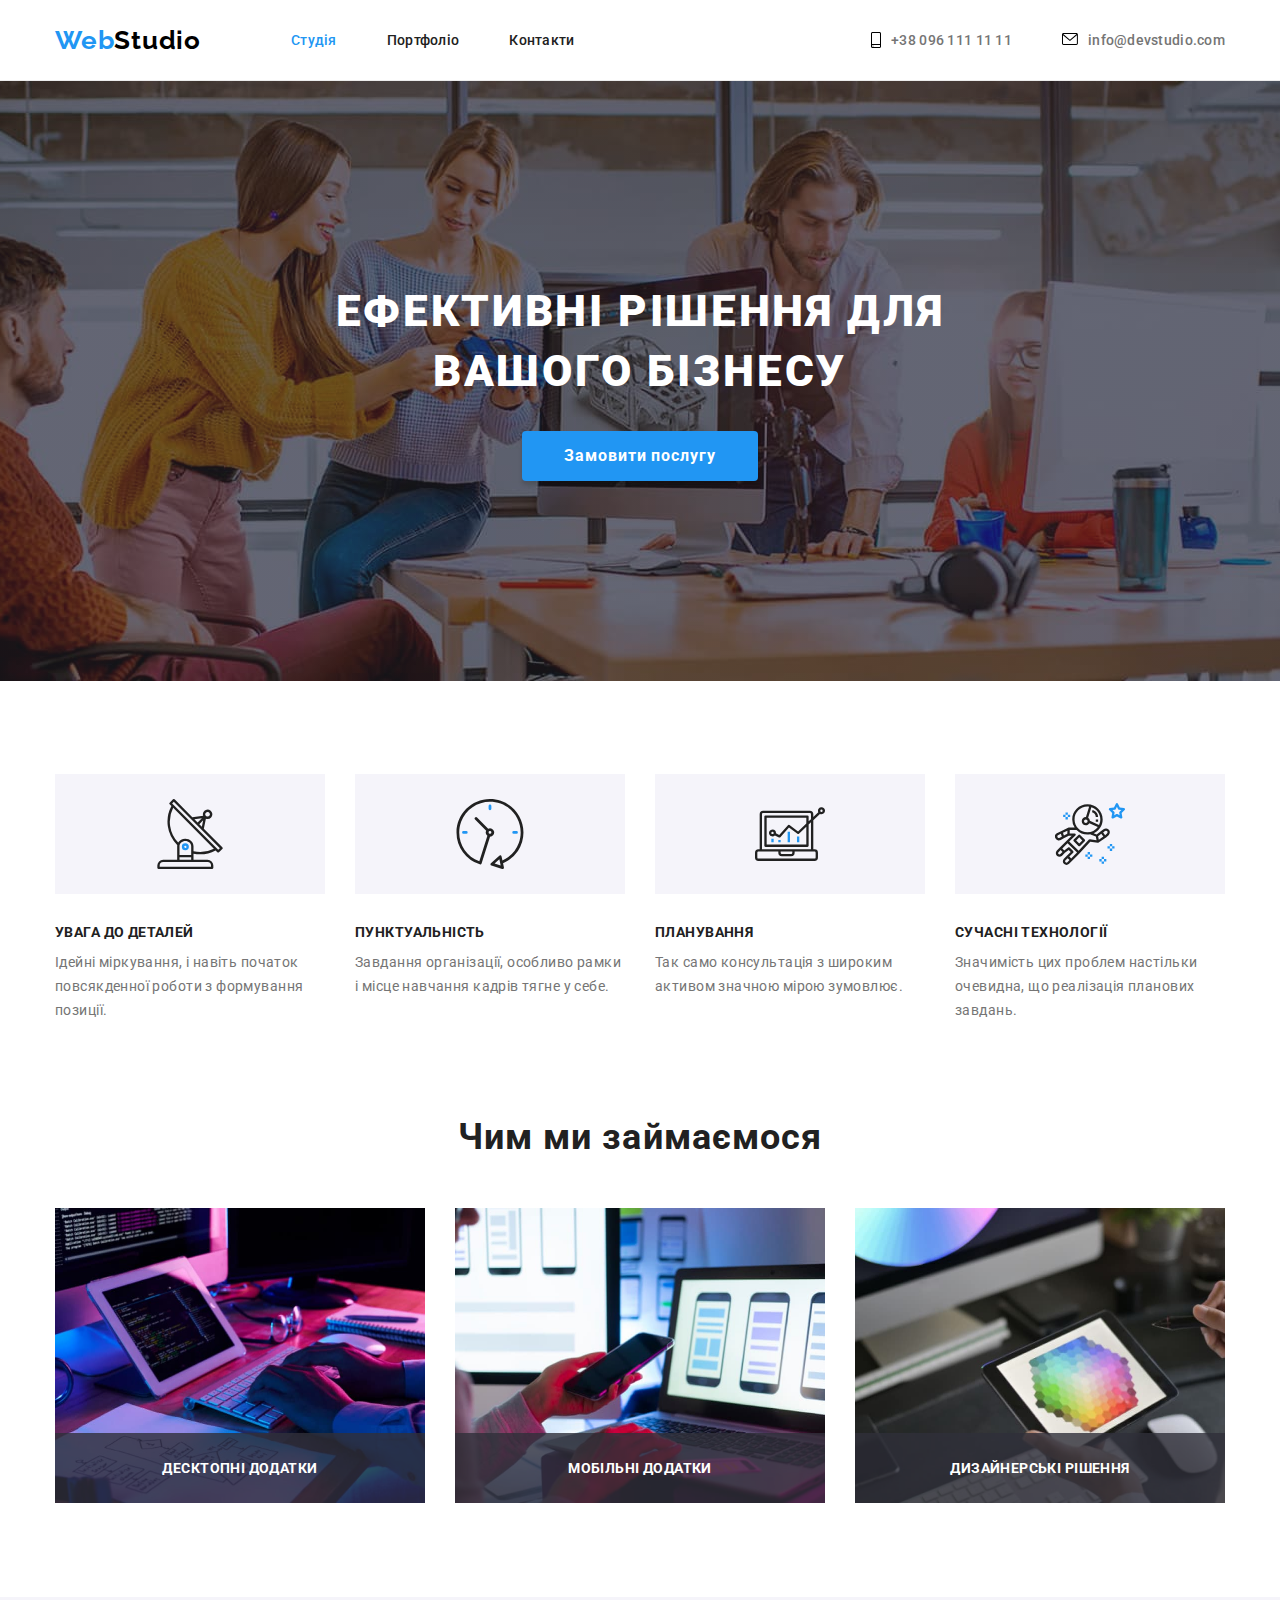
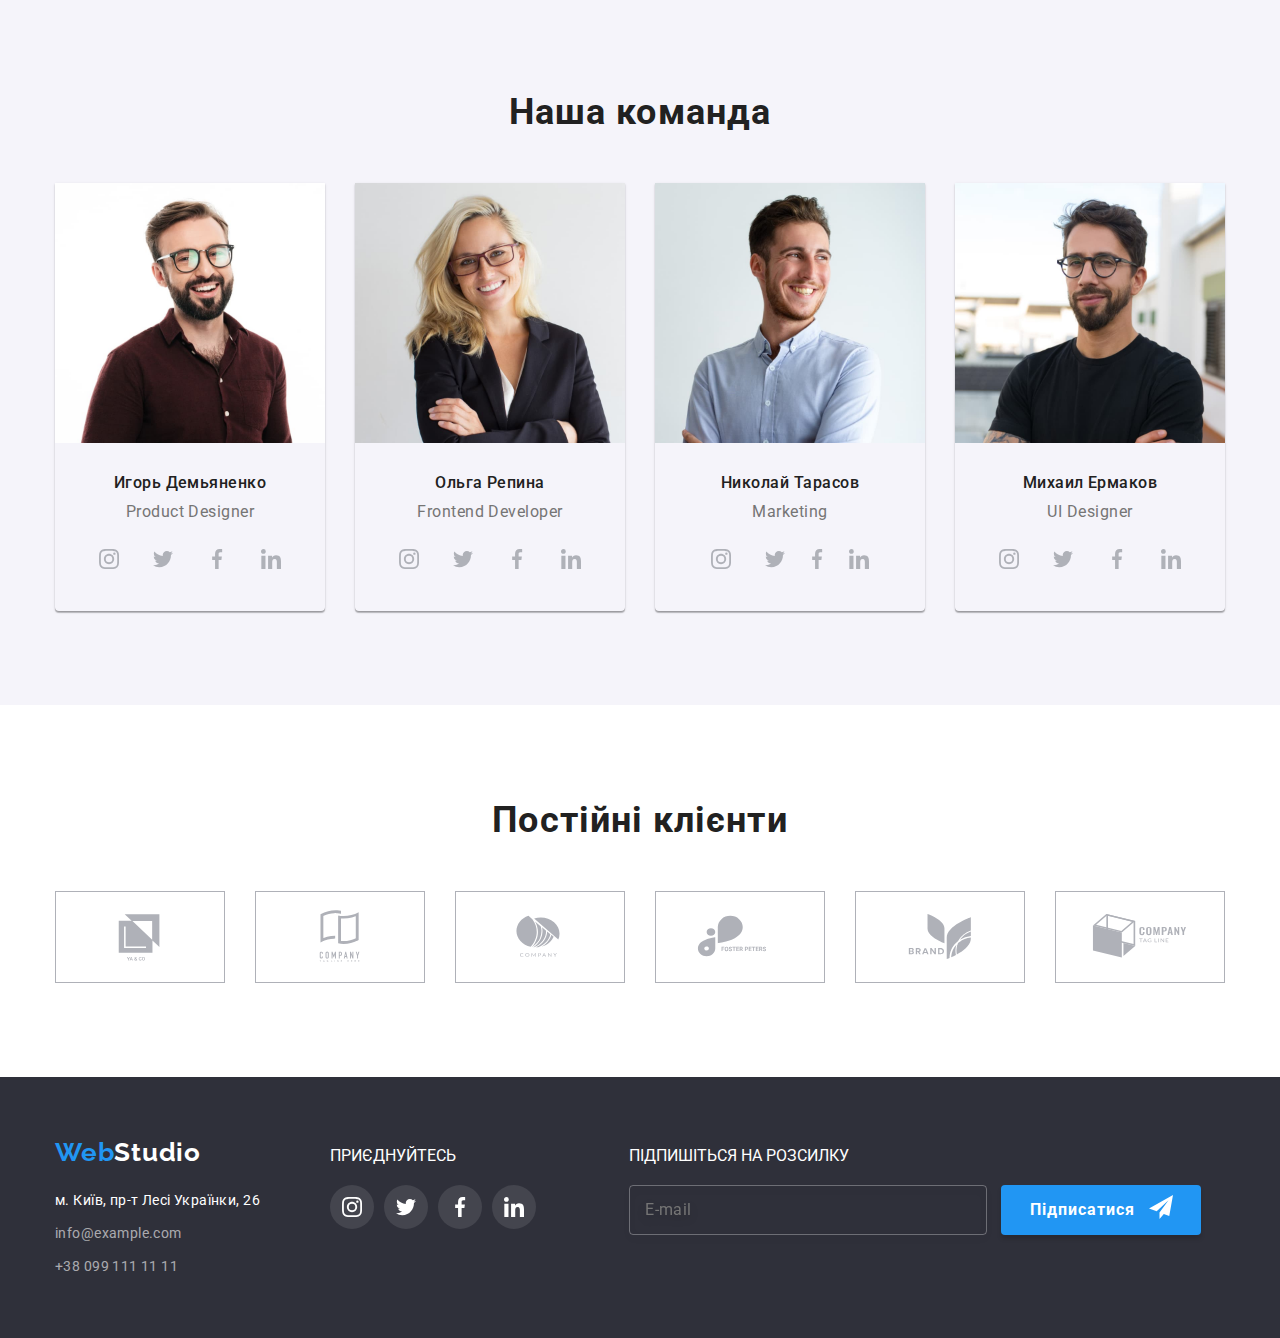
<file: index.html>
<!DOCTYPE html>
<html lang="uk">

<head>
    <meta charset="UTF-8" />
    <meta http-equiv="X-UA-Compatible" content="IE=edge" />
    <meta name="viewport" content="width=device-width, initial-scale=1.0" />
    <title>Студія</title>
    <link rel="preconnect" href="https://fonts.googleapis.com">
    <link rel="preconnect" href="https://fonts.gstatic.com" crossorigin>
    <link
        href="https://fonts.googleapis.com/css2?family=Montserrat:wght@400;700&family=Raleway:wght@700&family=Roboto:wght@400;500;700;900&display=swap"
        rel="stylesheet">

    <link rel="stylesheet"
        href="https://cdnjs.cloudflare.com/ajax/libs/modern-normalize/1.1.0/modern-normalize.min.css">
    <link rel="stylesheet" href="./css/main.min.css">
</head>

<body data-page>



    <!-- Header section -->

    <header class="header">


        <div class="container header-container">
            <a href="/" class="logo header__logo link"> <span class="logo__part">Web</span>Studio </a>


            <button type="button" class="mobile-menu__btn" aria-expanded="false" aria-controls="mobile-menu"
                data-menu-button>
                <svg class="mobile-menu__icon" width="40px" height="40px" aria-label="Перемикач мобільного меню">

                    <use href="./images/icons.svg#icon-open-menu" class="icon-open"></use>
                    <use href="./images/icons.svg#icon-close-menu" class="icon-close"></use>

                </svg>
            </button>

            <div class="mobile-menu menu" id="mobile-menu" data-menu>

                <nav class="main-navigation">
                    <ul class="main-navigation__list list">
                        <li class="main-navigation__item">
                            <a class="main-navigation__link link main-navigation__link--current" href="/">Студія</a>
                        </li>
                        <li class="main-navigation__item">
                            <a class="main-navigation__link link" href="./portfolio.html">Портфоліо</a>
                        </li>
                        <li class="main-navigation__item">
                            <a class="main-navigation__link link" href="">Контакти</a>
                        </li>
                    </ul>
                </nav>

                <ul class="connection list">
                    <li class="connection__item">
                        <a class="connection__link link" href="tel:+380961111111">
                            <svg class="connection__icon icon-smartphone">
                                <use href="./images/icons.svg#icon-smartphone"></use>
                            </svg>+38 096 111 11 11
                        </a>
                    </li>

                    <li class="connection__item">
                        <a class="connection__link link" href="mailto:info@devstudio.com">
                            <svg class="connection__icon icon-envelope">
                                <use href="./images/icons.svg#icon-envelope"></use>
                            </svg>info@devstudio.com
                        </a>
                    </li>
                </ul>

                <ul class="header-sosial list">
                    <li class="header-sosial__item" lang="en">
                        <a href="" class="header-sosial__link link">Instagram</a>
                    </li>
                    <li class="header-sosial__item" lang="en">
                        <a href="" class="header-sosial__link link">Twitter</a>
                    </li>
                    <li class="header-sosial__item" lang="en">
                        <a href="" class="header-sosial__link link">Facebook</a>
                    </li>
                    <li class="header-sosial__item" lang="en">
                        <a href="" class="header-sosial__link link">LinkedIn</a>
                    </li>
                </ul>
            </div>

        </div>
    </header>

    <main>
        <!-- Hero section -->
        <section class="hero">
            <h1 class="headline">Ефективні рішення для вашого бізнесу</h1>
            <button class=" button hero__button" type="button" data-modal-open>Замовити послугу</button>

        </section>

        <!-- Modal window-->
        <div class="backdrop is-hidden" data-modal>
            <div class="modal">
                <button class="modal__btn" data-modal-close>
                    <svg class="modal__icon">
                        <use href="./images/icons.svg#icon-modal-close"></use>
                    </svg>
                </button>

                <p class="modal__desc">Залиште свої дані, ми вам передзвонимо</p>
                <form class="form modal__form">
                    <label class="form__label">
                        Ім'я
                        <input type="text" name="username" class="input form__input">
                        <svg class="form__icon">
                            <use href="./images/icons.svg#icon-person"></use>
                        </svg>
                    </label>
                    <label class="label form__label">
                        Телефон
                        <input type="tel" name="phone-number" class="form__input">
                        <svg class="icon form__icon">
                            <use href="./images/icons.svg#icon-phone"></use>
                        </svg>
                    </label>

                    <label class="label form__label">
                        Пошта
                        <input type="email" name="mail" class="form__input">
                        <svg class="icon form__icon">
                            <use href="./images/icons.svg#icon-email"></use>
                        </svg>
                    </label>

                    <label class="label form__label">
                        Коментар
                        <textarea name="comment" class="textarea form__textarea" placeholder="Введіть текст"></textarea>
                    </label>
                    <label class="agreement form__agreement">
                        <input type="checkbox" class="agreement__checkbox" name="agreement" value="agree">

                        <svg class="agreement__icon">
                            <use href="./images/icons.svg#icon-check"></use>
                        </svg>

                        Погоджуюся з розсилкою та приймаю <a href="" class="agreement__link">Умови договору</a>
                    </label>
                    <button type="submit" class="button form__button">Відправити</button>
                </form>
            </div>
        </div>


        <!-- Criteria section -->

        <section class="criteria section">
            <div class="container">
                <h2 class="criteria__title--hidden">Критерії роботи</h2>
                <ul class="criteria__list list">
                    <li class="item criteria__item">
                        <div class="thumb">
                            <svg class="icon-antenna criteria__icon">
                                <use href="./images/icons.svg#icon-antenna"></use>
                            </svg>
                        </div>
                        <h3 class="subtitle criteria__subtitle">УВАГА ДО ДЕТАЛЕЙ</h3>
                        <p class="criteria__desc">
                            Ідейні міркування, і навіть початок повсякденної роботи з формування позиції.
                        </p>
                    </li>
                    <li class="item criteria__item">
                        <div class="thumb">
                            <svg class="icon-clock criteria__icon">
                                <use href="./images/icons.svg#icon-clock"></use>
                            </svg>
                        </div>
                        <h3 class="subtitle criteria__subtitle">ПУНКТУАЛЬНІСТЬ</h3>
                        <p class="criteria__desc">
                            Завдання організації, особливо рамки і місце навчання кадрів тягне у себе.
                        </p>
                    </li>
                    <li class="item criteria__item">
                        <div class="thumb">
                            <svg class="icon-diagram criteria__icon">
                                <use href="./images/icons.svg#icon-diagram"></use>
                            </svg>
                        </div>
                        <h3 class="subtitle criteria__subtitle">ПЛАНУВАННЯ</h3>
                        <p class="criteria__desc">
                            Так само консультація з широким активом значною мірою зумовлює.
                        </p>
                    </li>
                    <li class="criteria__item">
                        <div class="thumb">
                            <svg class="icon-astronaut criteria__icon">
                                <use href="./images/icons.svg#icon-astronaut"></use>
                            </svg>
                        </div>
                        <h3 class="subtitle criteria__subtitle">СУЧАСНІ ТЕХНОЛОГІЇ</h3>
                        <p class="criteria__desc">
                            Значимість цих проблем настільки очевидна, що реалізація планових завдань.
                        </p>
                    </li>
                </ul>
            </div>
        </section>


        <!-- WORK section -->
        <section class="work section">
            <div class="container">
                <h2 class="work__title title">Чим ми займаємося</h2>

                <ul class="work__list list">
                    <li class="work__item">
                        <img class="work__img img" srcset="./images/box1.jpg 370w, ./images/box1-740.jpg 740w"
                            src="./images/box1.jpg" alt="пише программний код на комп'ютері" width="370" height="295" />
                        <div class="work__thumb">
                            <h3 class="subtitle work__subtitle">Десктопні додатки</h3>
                        </div>
                    </li>
                    <li class="work__item">
                        <img class="work__img img" srcset="./images/box2.jpg 370w, ./images/box2-740.jpg 740w"
                            src="./images/box2.jpg" alt="порівнює вигляд программи на смартфоне" width="370"
                            height="295" />
                        <div class="work__thumb">
                            <h3 class="subtitle work__subtitle">Мобільні додатки</h3>
                        </div>

                    </li>
                    <li class="work__item">
                        <img class="work__img img" srcset="./images/box3.jpg 370w, ./images/box3-740.jpg 740w"
                            src="./images/box3.jpg" alt="подбирає кольора на планшеті" width="370" height="295" />
                        <div class="work__thumb">
                            <h3 class="subtitle work__subtitle">Дизайнерські рішення</h3>
                        </div>

                    </li>
                </ul>
            </div>
        </section>

        <!-- TEAM section -->
        <section class="team section">
            <div class="container">
                <h2 class="team__title title">Наша команда</h2>

                <ul class="team__list list">
                    <li class="team__item">
                        <img class="team__img img"
                            srcset="./images/mobile/mobile-person1.jpg 450w, ./images/mobile/mobile-person1-900.jpg 900w, ./images/tablet/tablet-person1.jpg 354w, ./images/tablet/tablet-person1-708.jpg 708w, ./images/person1.jpg 270w, ./images/person1-540.jpg 540w"
                            sizes="(min-width: 1200px) 270px, (min-width: 768px) 354px, (min-width: 480px) 450, 100vw"
                            src="./images/person1.jpg" alt="Игорь Демьяненко. Продуктовый дизайнер" />

                        <div class="team__text">
                            <h3 class="team__subtitle">Игорь Демьяненко</h3>
                            <p class="team__desc" lang="en">Product Designer</p>


                            <ul class="social__list list">
                                <li class="instagram social__item">
                                    <a class="instagram-link social__link" href="">
                                        <svg class="instagram-icon team__icon social__icon">
                                            <use href="./images/icons.svg#icon-instagram"></use>
                                        </svg>
                                    </a>
                                </li>
                                <li class="twitter social__item">
                                    <a class="twitter-link social__link" href="">
                                        <svg class="twitter-icon team__icon social__icon">
                                            <use href="./images/icons.svg#icon-twitter"></use>
                                        </svg>
                                    </a>
                                </li>
                                <li class="facebook social__item">
                                    <a class="facebook-link social__link" href="">
                                        <svg class="facebook-icon team__icon social__icon">
                                            <use href="./images/icons.svg#icon-facebook"></use>
                                        </svg>
                                    </a>
                                </li>
                                <li class="linkedin social__item">
                                    <a class="linkedin-link social__link" href="">
                                        <svg class="linkedin-icon team__icon social__icon">
                                            <use href="./images/icons.svg#icon-linkedin"></use>
                                        </svg>
                                    </a>
                                </li>
                            </ul>
                        </div>

                    </li>
                    <li class="team__item">
                        <img class="team__img img"
                            srcset="./images/mobile/mobile-person2.jpg 450w, ./images/mobile/mobile-person2-900.jpg 900w, ./images/tablet/tablet-person2.jpg 354w, ./images/tablet/tablet-person2-708.jpg 708w, ./images/person2.jpg 270w, ./images/person2-540.jpg 540w"
                            sizes="(min-width: 1200px) 270px, (min-width: 768px) 354px, (min-width: 480px) 450px, 100vw"
                            src="./images/person2.jpg" alt="Ольга Репина. Фронтенд разработчик" />
                        <div class="team__text">
                            <h3 class="team__subtitle">Ольга Репина</h3>
                            <p class="team__desc" lang="en">Frontend Developer</p>
                            <ul class="social__list list">
                                <li class="instagram social__item">
                                    <a class="instagram-link social__link" href="">
                                        <svg class="instagram-icon team__icon social__icon">
                                            <use href="./images/icons.svg#icon-instagram"></use>
                                        </svg>
                                    </a>
                                </li>
                                <li class="twitter social__item">
                                    <a class="twitter-link social__link" href="">
                                        <svg class="twitter-icon team__icon social__icon">
                                            <use href="./images/icons.svg#icon-twitter"></use>
                                        </svg>
                                    </a>
                                </li>
                                <li class="facebook social__item">
                                    <a class="facebook-link social__link" href="">
                                        <svg class="facebook-icon team__icon social__icon">
                                            <use href="./images/icons.svg#icon-facebook"></use>
                                        </svg>
                                    </a>
                                </li>
                                <li class="linkedin social__item">
                                    <a class="linkedin-link social__link" href="">
                                        <svg class="linkedin-icon team__icon social__icon">
                                            <use href="./images/icons.svg#icon-linkedin"></use>
                                        </svg>
                                    </a>
                                </li>
                            </ul>
                        </div>
                    </li>
                    <li class="team__item">
                        <img class="team__img img"
                            srcset="./images/mobile/mobile-person3.jpg 450w, ./images/mobile/mobile-person3-900.jpg 900w, ./images/tablet/tablet-person3.jpg 354w, ./images/tablet/tablet-person3-708.jpg 708w, ./images/person3.jpg 270w, ./images/person3-540.jpg 540w"
                            sizes="(min-width: 1200px) 270px, (min-width: 768px) 354px, (min-width: 480px) 450, 100vw"
                            src="./images/person3.jpg" alt="Николай Тарасов. Маркетинг" />
                        <div class="team__text">
                            <h3 class="team__subtitle">Николай Тарасов</h3>
                            <p class="team__desc" lang="en">Marketing</p>
                            <ul class="social__list list">
                                <li class="instagram social__item">
                                    <a class="instagram-link social__link" href="">
                                        <svg class="instagram-icon team__icon social__icon">
                                            <use href="./images/icons.svg#icon-instagram"></use>
                                        </svg>
                                    </a>
                                </li>
                                <li class="twitter social__item">
                                    <a class="twitter-link social__link" href="">
                                        <svg class="twitter-icon team__icon social__icon">
                                            <use href="./images/icons.svg#icon-twitter"></use>
                                        </svg>
                                    </a>
                                </li>
                                <li class="facebook social-item">
                                    <a class="facebook-link social__link" href="">
                                        <svg class="facebook-icon team__icon social__icon">
                                            <use href="./images/icons.svg#icon-facebook"></use>
                                        </svg>
                                    </a>
                                </li>
                                <li class="linkedin social__item">
                                    <a class="linkedin-link social__link" href="">
                                        <svg class="linkedin-icon team__icon social__icon">
                                            <use href="./images/icons.svg#icon-linkedin"></use>
                                        </svg>
                                    </a>
                                </li>
                            </ul>
                        </div>
                    </li>
                    <li class="team__item">
                        <img class="team__img img"
                            srcset="./images/mobile/mobile-person4.jpg 450w, ./images/mobile/mobile-person4-900.jpg 900w, ./images/tablet/tablet-person4.jpg 354w, ./images/tablet/tablet-person4-708.jpg 708w, ./images/person4.jpg 270w, ./images/person4-540.jpg 540w"
                            sizes="(min-width: 1200px) 270px, (min-width: 768px) 354px, (min-width: 480px) 450, 100vw"
                            src="./images/person4.jpg" alt="Михаил Ермаков. UI дизайнер" />
                        <div class="team__text">
                            <h3 class="team__subtitle">Михаил Ермаков</h3>
                            <p class="team__desc" lang="en">UI Designer</p>
                            <ul class="social__list list">
                                <li class="instagram social__item">
                                    <a class="instagram-link social__link" href="">
                                        <svg class="instagram-icon team__icon social__icon">
                                            <use href="./images/icons.svg#icon-instagram"></use>
                                        </svg>
                                    </a>
                                </li>
                                <li class="twitter social__item">
                                    <a class="twitter-link social__link" href="">
                                        <svg class="twitter-icon team__icon social__icon">
                                            <use href="./images/icons.svg#icon-twitter"></use>
                                        </svg>
                                    </a>
                                </li>
                                <li class="facebook social__item">
                                    <a class="facebook-link social__link" href="">
                                        <svg class="facebook-icon team__icon social__icon">
                                            <use href="./images/icons.svg#icon-facebook"></use>
                                        </svg>
                                    </a>
                                </li>
                                <li class="linkedin social__item">
                                    <a class="linkedin-link social__link" href="">
                                        <svg class="linkedin-icon team__icon social__icon">
                                            <use href="./images/icons.svg#icon-linkedin"></use>
                                        </svg>
                                    </a>
                                </li>
                            </ul>
                        </div>
                    </li>
                </ul>
            </div>
        </section>

        <!-- Clients section-->

        <section class="clients section">
            <div class="container clients-container">
                <h2 class="title">Постійні клієнти</h2>

                <ul class="clients__list list">
                    <li class="clients__item">
                        <a href="" class="clients__link">
                            <svg class="clients__logo">
                                <use href="./images/icons.svg#icon-logo1"></use>
                            </svg>
                        </a>
                    </li>
                    <li class="clients__item">
                        <a href="" class="clients__link">
                            <svg class="clients__logo">
                                <use href="./images/icons.svg#icon-logo2"></use>
                            </svg>
                        </a>
                    </li>
                    <li class="clients__item">
                        <a href="" class="clients__link">
                            <svg class="clients__logo">
                                <use href="./images/icons.svg#icon-logo3"></use>
                            </svg>
                        </a>
                    </li>
                    <li class="clients__item">
                        <a href="" class="clients__link">
                            <svg class="clients__logo">
                                <use href="./images/icons.svg#icon-logo4"></use>
                            </svg>
                        </a>
                    </li>
                    <li class="clients__item">
                        <a href="" class="clients__link">
                            <svg class="clients__logo">
                                <use href="./images/icons.svg#icon-logo5"></use>
                            </svg>
                        </a>
                    </li>
                    <li class="clients__item">
                        <a href="" class="clients__link">
                            <svg class="clients__logo">
                                <use href="./images/icons.svg#icon-logo6"></use>
                            </svg>
                        </a>
                    </li>
                </ul>
            </div>
        </section>



    </main>

    <!-- FOOTER section -->

    <footer class="footer">
        <div class="container footer__container">
            <div class="footer-box">
                <a class="footer__logo link" href=""> <span class="logo__part">Web</span>Studio </a>
                <address class="address">
                    <p class="footer__address"> м. Київ, пр-т Лесі Українки, 26</p>
                    <ul class="fotter__list list">
                        <li class="footer__item"><a class="footer__link link"
                                href="mailto:info@example.com">info@example.com</a>
                        </li>
                        <li class="footer__item"><a class="footer__link link" href="tel:+380991111111">+38 099 111 11
                                11</a>
                        </li>
                    </ul>


                </address>
            </div>

            <div class="footer-social footer-social__container">
                <p class="join">приєднуйтесь</p>
                <ul class="footer-social__list social__list list">
                    <li class="instagram social__item">
                        <a class="instagram-link social__link footer-social__link" href="">
                            <svg class="instagram-icon footer-social__icon social__icon">
                                <use href="./images/icons.svg#icon-instagram"></use>
                            </svg>
                        </a>
                    </li>
                    <li class="twitter social__item">
                        <a class="twitter-link social__link footer-social__link" href="">
                            <svg class="twitter-icon footer-social__icon social__icon">
                                <use href="./images/icons.svg#icon-twitter"></use>
                            </svg>
                        </a>
                    </li>
                    <li class="facebook social__item">
                        <a class="facebook-link social__link footer-social__link" href="">
                            <svg class="facebook-icon footer-social__icon social__icon">
                                <use href="./images/icons.svg#icon-facebook"></use>
                            </svg>
                        </a>
                    </li>
                    <li class="linkedin social__item">
                        <a class="linkedin-link social__link footer-social__link" href="">
                            <svg class="linkedin-icon footer-social__icon social__icon">
                                <use href="./images/icons.svg#icon-linkedin"></use>
                            </svg>
                        </a>
                    </li>
                </ul>

            </div>

            <form class="footer-form">
                <label class="join footer-form__label">
                    Підпишіться на розсилку</label>
                <input type="email" name="email" class="footer-form__input" placeholder="E-mail" />
                <button type="submit" class="form__bottun button">Підписатися
                    <span>
                        <svg class="footer-form__icon">
                            <use href="./images/icons.svg#icon-send"></use>
                        </svg>
                    </span>
                </button>
            </form>

        </div>
    </footer>

    <script src="./js/mobile-menu.js"></script>
    <script src="./js/modal.js"></script>
</body>

</html>
</file>
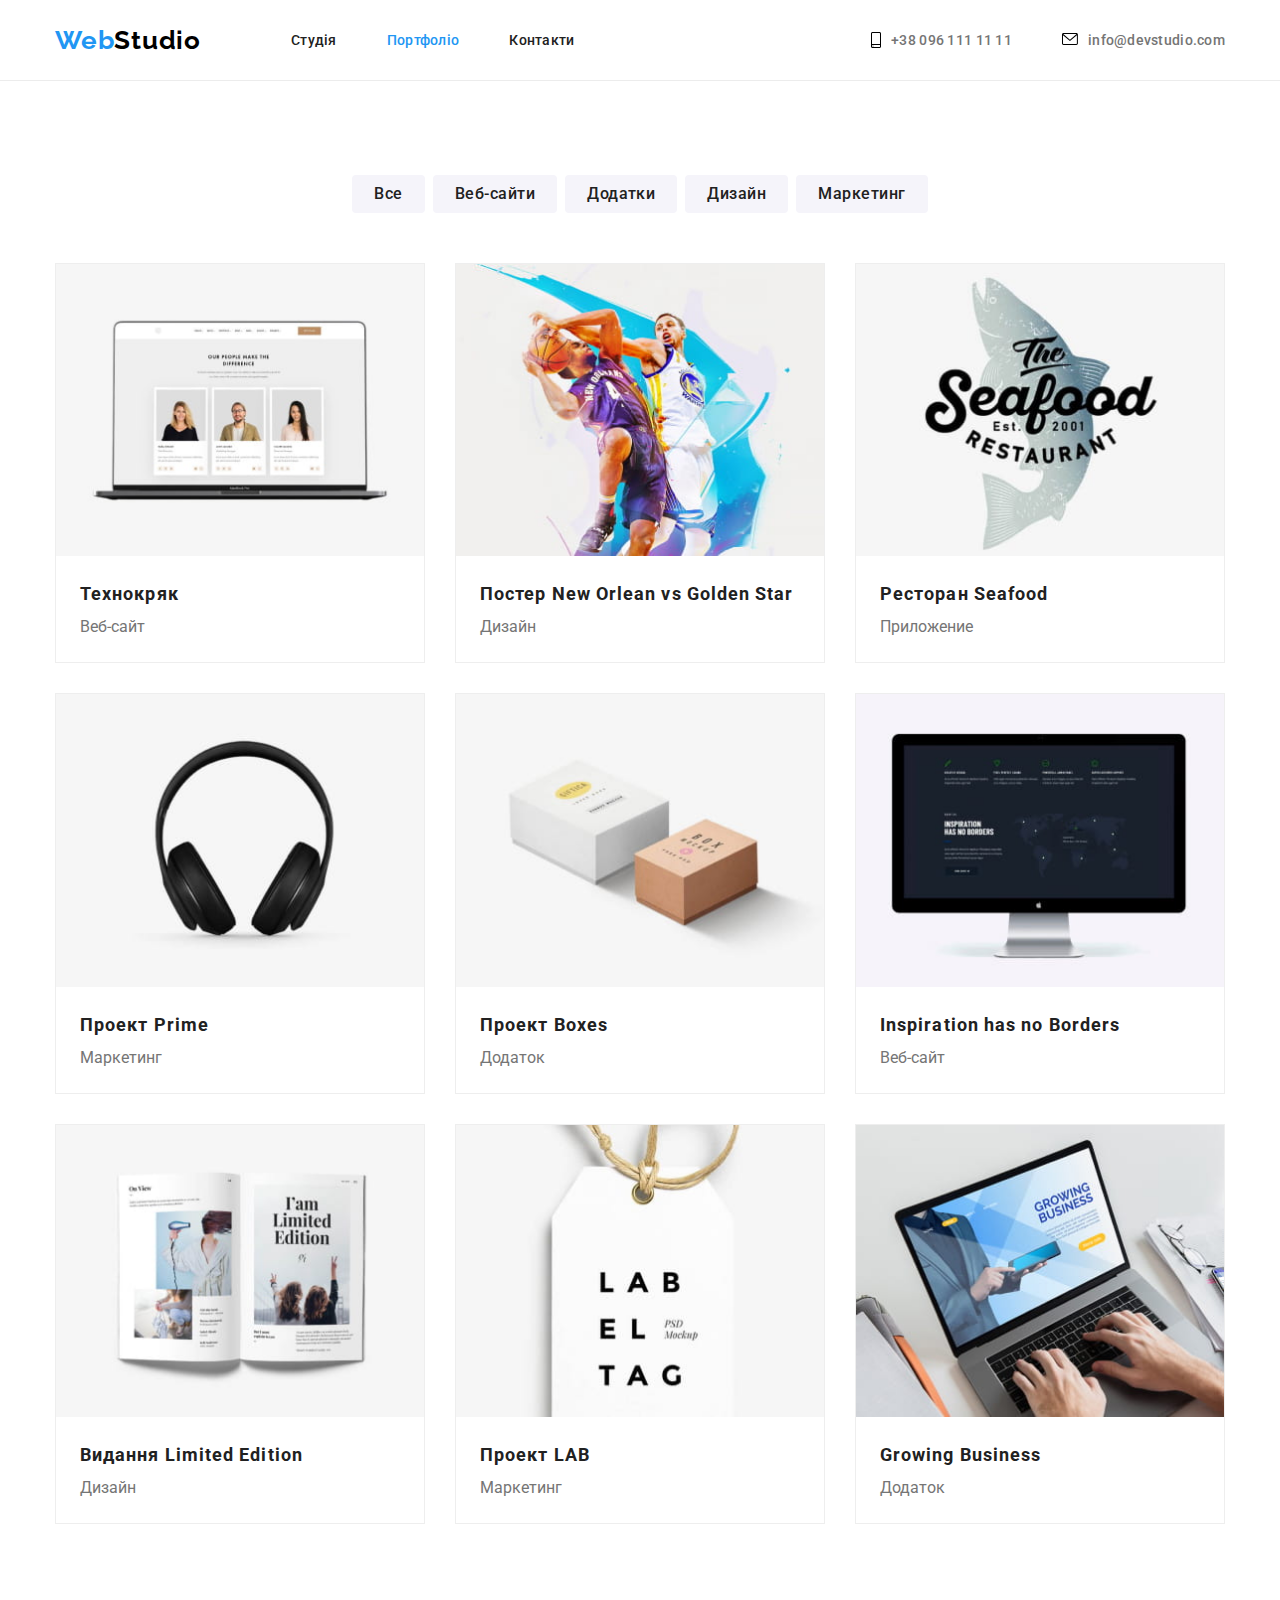
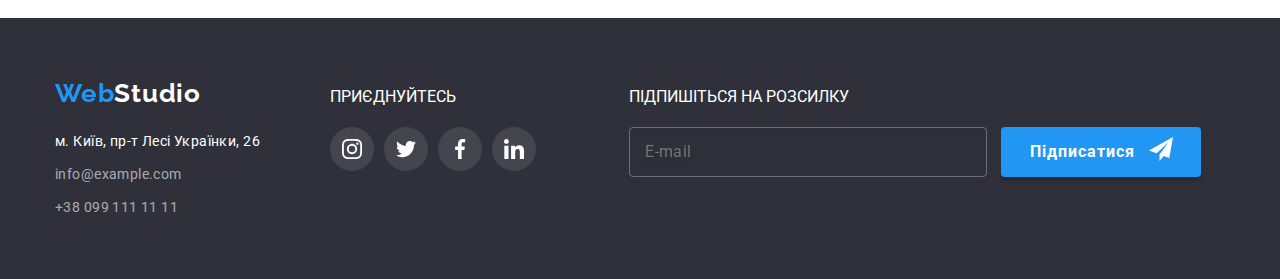
<file: portfolio.html>
<!DOCTYPE html>
<html lang="uk">

<head>
    <meta charset="UTF-8">
    <meta http-equiv="X-UA-Compatible" content="IE=edge">
    <meta name="viewport" content="width=device-width, initial-scale=1.0">
    <title>Портфолио</title>
    <link rel="preconnect" href="https://fonts.googleapis.com">
    <link rel="preconnect" href="https://fonts.gstatic.com" crossorigin>
    <link
        href="https://fonts.googleapis.com/css2?family=Montserrat:wght@400;700&family=Raleway:wght@700&family=Roboto:wght@400;500;700;900&display=swap"
        rel="stylesheet">

    <link rel="stylesheet"
        href="https://cdnjs.cloudflare.com/ajax/libs/modern-normalize/1.1.0/modern-normalize.min.css">

    <link rel="stylesheet" href="./css/main.min.css">

</head>

<body>



    <!-- Header section -->
    <header class="header">


        <div class="container header-container">
            <a href="/" class="logo header__logo link"> <span class="logo__part">Web</span>Studio </a>


            <button type="button" class="mobile-menu__btn" aria-expanded="false" aria-controls="mobile-menu"
                data-menu-button>
                <svg class="mobile-menu__icon" width="40px" height="40px" aria-label="Перемикач мобільного меню">
                    <use href="./images/icons.svg#icon-open-menu" class="icon-open"></use>
                    <use href="./images/icons.svg#icon-close-menu" class="icon-close"></use>

                </svg>
            </button>

            <div class="mobile-menu menu" id="mobile-menu" data-menu>

                <nav class="main-navigation">
                    <ul class="main-navigation__list list">
                        <li class="main-navigation__item">
                            <a class="main-navigation__link link" href="/">Студія</a>
                        </li>
                        <li class="main-navigation__item">
                            <a class="main-navigation__link link main-navigation__link--current"
                                href="./portfolio.html">Портфоліо</a>
                        </li>
                        <li class="main-navigation__item">
                            <a class="main-navigation__link link" href="">Контакти</a>
                        </li>
                    </ul>
                </nav>

                <ul class="connection list">
                    <li class="connection__item">
                        <a class="connection__link link" href="tel:+380961111111">
                            <svg class="connection__icon icon-smartphone">
                                <use href="./images/icons.svg#icon-smartphone"></use>
                            </svg>+38 096 111 11 11
                        </a>
                    </li>

                    <li class="connection__item">
                        <a class="connection__link link" href="mailto:info@devstudio.com">
                            <svg class="connection__icon icon-envelope">
                                <use href="./images/icons.svg#icon-envelope"></use>
                            </svg>info@devstudio.com
                        </a>
                    </li>
                </ul>

                <ul class="header-sosial list">
                    <li class="header-sosial__item" lang="en">
                        <a href="" class="header-sosial__link link">Instagram</a>
                    </li>
                    <li class="header-sosial__item" lang="en">
                        <a href="" class="header-sosial__link link">Twitter</a>
                    </li>
                    <li class="header-sosial__item" lang="en">
                        <a href="" class="header-sosial__link link">Facebook</a>
                    </li>
                    <li class="header-sosial__item" lang="en">
                        <a href="" class="header-sosial__link link">LinkedIn</a>
                    </li>
                </ul>
            </div>

        </div>
    </header>

    <!-- Main section -->

    <main>


        <!-- Portfolio section -->

        <section class="portfolio-section section">

            <div class="container">

                <ul class="filter__list list">
                    <li class="filter__item"><button class="filter__btn" type="button">Все</button></li>
                    <li class="filter__item"><button class="filter__btn" type="button">Веб-сайти</button></li>
                    <li class="filter__item"><button class="filter__btn" type="button">Додатки</button></li>
                    <li class="filter__item"><button class="filter__btn" type="button">Дизайн</button></li>
                    <li class="filter__item"><button class="filter__btn" type="button">Маркетинг</button></li>
                </ul>

                <ul class="card-set list">
                    <li class="card-set__item">
                        <a href="" class="card link">
                            <div class="card__thumb">
                                <img srcset="./images/portfolio/img-1.jpg 370w, ./images/portfolio/img-1-740.jpg 740w"
                                    sizes="(min-width: 1200px) 370px, (min-width: 768px) 354px, (min-width: 480px) 450px, 100vw"
                                    src="./images/portfolio/img-1.jpg" alt="Ноутбук з відкритою веб-сторінкою"
                                    class="card__img img">
                                <div class="overlay">
                                    <p class="overlay__text">Ресурс пропонує комплексні пропозиції з різним
                                        рівнем функціоналу та сервісів. Все це дозволить відвідувачу отримати вичерпні
                                        відомості про компанію чи приватну особу.</p>
                                </div>
                            </div>
                            <div class="card__content">
                                <h2 class="card__subtitle">Технокряк</h2>
                                <p class="card__desc">Веб-сайт</p>
                            </div>
                        </a>
                    </li>
                    <li class="card-set__item">
                        <a href="" class="card link">
                            <div class="card__thumb">
                                <img srcset="./images/portfolio/img-2.jpg 370w, ./images/portfolio/img-2-740.jpg 740w"
                                    sizes="(min-width: 1200px) 370px, (min-width: 768px) 354px, (min-width: 480px) 450px, 100vw"
                                    src="./images/portfolio/img-2.jpg" alt="Момент гри двох баскетболістів"
                                    class="card__img img">
                                <div class="overlay">
                                    <p class="overlay__text">Ресурс пропонує комплексні пропозиції з різним
                                        рівнем функціоналу та сервісів. Все це дозволить відвідувачу отримати вичерпні
                                        відомості про компанію чи приватну особу.</p>
                                </div>
                            </div>
                            <div class="card__content">
                                <h2 class="card__subtitle">Постер <span lang="en">New Orlean vs Golden Star</span>
                                </h2>
                                <p class="card__desc">Дизайн</p>
                            </div>
                        </a>
                    </li>
                    <li class="card-set__item">
                        <a href="" class="card link">
                            <div class="card__thumb">
                                <img srcset="./images/portfolio/img-3.jpg 370w, ./images/portfolio/img-3-740.jpg 740w"
                                    sizes="(min-width: 1200px) 370px, (min-width: 768px) 354px, (min-width: 480px) 450px, 100vw"
                                    src="./images/portfolio/img-3.jpg" alt="Логотип-вивіска ресторану"
                                    class="card__img img">
                                <div class="overlay">
                                    <p class="overlay__text">Ресурс пропонує комплексні пропозиції з різним
                                        рівнем функціоналу та сервісів. Все це дозволить відвідувачу отримати вичерпні
                                        відомості про компанію чи приватну особу.</p>
                                </div>
                            </div>
                            <div class="card__content">
                                <h2 class="card__subtitle">Ресторан <span lang="en">Seafood</span> </h2>
                                <p class="card__desc">Приложение</p>
                            </div>
                        </a>
                    </li>

                    <li class="card-set__item">
                        <a href="" class="card link">
                            <div class="card__thumb">
                                <img srcset="./images/portfolio/img-4.jpg 370w, ./images/portfolio/img-4-740.jpg 740w"
                                    sizes="(min-width: 1200px) 370px, (min-width: 768px) 354px, (min-width: 480px) 450px, 100vw"
                                    src="./images/portfolio/img-4.jpg" alt="Накладні навушники" class="card__img img">
                                <div class="overlay">
                                    <p class="overlay__text">Ресурс пропонує комплексні пропозиції з різним
                                        рівнем функціоналу та сервісів. Все це дозволить відвідувачу отримати вичерпні
                                        відомості про компанію чи приватну особу.</p>
                                </div>
                            </div>
                            <div class="card__content">
                                <h2 class="card__subtitle">Проект <span lang="en">Prime</span></h2>
                                <p class="card__desc">Маркетинг</p>
                            </div>
                        </a>
                    </li>

                    <li class="card-set__item">
                        <a href="" class="card link">
                            <div class="card__thumb">
                                <img srcset="./images/portfolio/img-5.jpg 370w, ./images/portfolio/img-5-740.jpg 740w"
                                    sizes="(min-width: 1200px) 370px, (min-width: 768px) 354px, (min-width: 480px) 450px, 100vw"
                                    src="./images/portfolio/img-5.jpg" alt="дві коробочки з надпісями"
                                    class="card__img img">
                                <div class="overlay">
                                    <p class="overlay__text">Ресурс пропонує комплексні пропозиції з різним
                                        рівнем функціоналу та сервісів. Все це дозволить відвідувачу отримати вичерпні
                                        відомості про компанію чи приватну особу.</p>
                                </div>
                            </div>
                            <div class="card__content">
                                <h2 class="card__subtitle">Проект <span lang="en">Boxes</span></h2>
                                <p class="card__desc">Додаток</p>
                            </div>
                        </a>
                    </li>
                    <li class="card-set__item">
                        <a href="" class="card link">
                            <div class="card__thumb">
                                <img srcset="./images/portfolio/img-6.jpg 370w, ./images/portfolio/img-6-740.jpg 740w"
                                    sizes="(min-width: 1200px) 370px, (min-width: 768px) 354px, (min-width: 480px) 450px, 100vw"
                                    src="./images/portfolio/img-6.jpg" alt="карта миру відкрита на компьютері"
                                    class="card__img img">
                                <div class="overlay">
                                    <p class="overlay__text">Ресурс пропонує комплексні пропозиції з різним
                                        рівнем функціоналу та сервісів. Все це дозволить відвідувачу отримати вичерпні
                                        відомості про компанію чи приватну особу.</p>
                                </div>
                            </div>
                            <div class="card__content">
                                <h2 class="card__subtitle" lang="en">Inspiration has no Borders</h2>
                                <p class="card__desc">Веб-сайт</p>
                            </div>
                        </a>
                    </li>
                    <li class="card-set__item">
                        <a href="" class="card link">
                            <div class="card__thumb">
                                <img srcset="./images/portfolio/img-7.jpg 370w, ./images/portfolio/img-7-740.jpg 740w"
                                    sizes="(min-width: 1200px) 370px, (min-width: 768px) 354px, (min-width: 480px) 450px, 100vw"
                                    src="./images/portfolio/img-7.jpg" alt="Книга. Лімітоване видання"
                                    class="card__img img">
                                <div class="overlay">
                                    <p class="overlay__text">Ресурс пропонує комплексні пропозиції з різним
                                        рівнем функціоналу та сервісів. Все це дозволить відвідувачу отримати вичерпні
                                        відомості про компанію чи приватну особу.</p>
                                </div>
                            </div>
                            <div class="card__content">
                                <h2 class="card__subtitle">Видання <span lang="en">Limited Edition</span></h2>
                                <p class="card__desc">Дизайн</p>
                            </div>
                        </a>
                    </li>
                    <li class="card-set__item">
                        <a href="" class="card link">
                            <div class="card__thumb">
                                <img srcset="./images/portfolio/img-8.jpg 370w, ./images/portfolio/img-8-740.jpg 740w"
                                    sizes="(min-width: 1200px) 370px, (min-width: 768px) 354px, (min-width: 480px) 450px, 100vw"
                                    src="./images/portfolio/img-8.jpg" alt="Этикетка" class="card__img img">
                                <div class="overlay">
                                    <p class="overlay__text">Ресурс пропонує комплексні пропозиції з різним
                                        рівнем функціоналу та сервісів. Все це дозволить відвідувачу отримати вичерпні
                                        відомості про компанію чи приватну особу.</p>
                                </div>
                            </div>
                            <div class="card__content">
                                <h2 class="card__subtitle">Проект <span lang="en">LAB</span></h2>
                                <p class="card__desc">Маркетинг</p>
                            </div>
                        </a>
                    </li>
                    <li class="card-set__item">
                        <a href="" class="card link">
                            <div class="card__thumb">
                                <img srcset="./images/portfolio/img-9.jpg 370w, ./images/portfolio/img-9-740.jpg 740w"
                                    sizes="(min-width: 1200px) 370px, (min-width: 768px) 354px, (min-width: 480px) 450px, 100vw"
                                    src="./images/portfolio/img-9.jpg" alt="Додаток для бізнесу" class="card__img img">
                                <div class="overlay">
                                    <p class="overlay__text">Ресурс пропонує комплексні пропозиції з різним
                                        рівнем функціоналу та сервісів. Все це дозволить відвідувачу отримати вичерпні
                                        відомості про компанію чи приватну особу.
                                    </p>
                                </div>
                            </div>


                            <div class="card__content">
                                <h2 class="card__subtitle" lang="en">Growing Business</h2>
                                <p class="card__desc">Додаток</p>
                            </div>
                        </a>
                    </li>
                </ul>
            </div>
        </section>

    </main>

    <!-- FOOTER section -->

    <footer class="footer">
        <div class="container footer__container">
            <div class="footer-box">
                <a class="footer__logo link" href=""> <span class="logo__part">Web</span>Studio </a>
                <address class="address">
                    <p class="footer__address"> м. Київ, пр-т Лесі Українки, 26</p>
                    <ul class="fotter__list list">
                        <li class="footer__item"><a class="footer__link link"
                                href="mailto:info@example.com">info@example.com</a>
                        </li>
                        <li class="footer__item"><a class="footer__link link" href="tel:+380991111111">+38 099 111 11
                                11</a>
                        </li>
                    </ul>


                </address>
            </div>

            <div class="footer-social footer-social__container">
                <p class="join">приєднуйтесь</p>
                <ul class="footer-social__list social__list list">
                    <li class="instagram social__item">
                        <a class="instagram-link social__link footer-social__link" href="">
                            <svg class="instagram-icon footer-social__icon social__icon">
                                <use href="./images/icons.svg#icon-instagram"></use>
                            </svg>
                        </a>
                    </li>
                    <li class="twitter social__item">
                        <a class="twitter-link social__link footer-social__link" href="">
                            <svg class="twitter-icon footer-social__icon social__icon">
                                <use href="./images/icons.svg#icon-twitter"></use>
                            </svg>
                        </a>
                    </li>
                    <li class="facebook social__item">
                        <a class="facebook-link social__link footer-social__link" href="">
                            <svg class="facebook-icon footer-social__icon social__icon">
                                <use href="./images/icons.svg#icon-facebook"></use>
                            </svg>
                        </a>
                    </li>
                    <li class="linkedin social__item">
                        <a class="linkedin-link social__link footer-social__link" href="">
                            <svg class="linkedin-icon footer-social__icon social__icon">
                                <use href="./images/icons.svg#icon-linkedin"></use>
                            </svg>
                        </a>
                    </li>
                </ul>

            </div>
            <form class="footer-form">
                <label class="join footer-form__label">
                    Підпишіться на розсилку</label>
                <input type="email" name="email" class="footer-form__input" placeholder="E-mail" />
                <button type="submit" class="form__bottun button">Підписатися
                    <span>
                        <svg class="footer-form__icon">
                            <use href="./images/icons.svg#icon-send"></use>
                        </svg>
                    </span>
                </button>
            </form>
        </div>
    </footer>


    <script src="./js/mobile-menu.js"></script>

</body>

</html>
</file>
<file: css/main.min.css>
body{font-family:"Roboto",sans-serif;color:#757575}.no-scroll{overflow:hidden}.list{list-style:none}.link{text-decoration:none}h1,h2,h3,p,ul{margin:0;padding:0}.img{display:block;margin:0}.container{padding-left:15px;padding-right:15px;margin:0 auto;width:100%}@media screen and (min-width: 480px){.container{width:480px}}@media screen and (min-width: 768px){.container{width:768px}}@media screen and (min-width: 1200px){.container{width:1200px}}.section{padding-bottom:60px;padding-top:60px}@media screen and (min-width: 1200px){.section{padding-bottom:94px;padding-top:94px}}.title{margin-bottom:30px;font-weight:700;font-size:36px;line-height:1.1666666667;text-align:center;letter-spacing:.03em;color:#212121}@media screen and (min-width: 1200px){.title{margin-bottom:50px}}.header{border-bottom:1px solid #ececec;position:relative}.header-container{display:-webkit-box;display:-ms-flexbox;display:flex;-webkit-box-align:center;-ms-flex-align:center;align-items:center}@media screen and (max-width: 480px){.header-container{-webkit-box-pack:justify;-ms-flex-pack:justify;justify-content:space-between}}@media screen and (max-width: 767px){.main-navigation__item:not(:last-child){margin-bottom:32px}}@media screen and (min-width: 768px){.main-navigation__list{display:-webkit-box;display:-ms-flexbox;display:flex;gap:50px}}.main-navigation{margin-right:auto}@media screen and (max-width: 767px){.main-navigation{margin-bottom:auto}}@media screen and (max-width: 767px){.connection{margin-bottom:64px;margin-top:64px}}@media screen and (min-width: 768px){.connection{display:-webkit-box;display:-ms-flexbox;display:flex;-webkit-box-orient:vertical;-webkit-box-direction:reverse;-ms-flex-direction:column-reverse;flex-direction:column-reverse}}@media screen and (min-width: 1200px){.connection{-webkit-box-orient:horizontal;-webkit-box-direction:normal;-ms-flex-direction:row;flex-direction:row;gap:50px}}.main-navigation__link{display:block;font-weight:500;font-size:40px;line-height:1.175;letter-spacing:.02em;color:#212121;-webkit-transition:color 250ms cubic-bezier(0.4, 0, 0.2, 1),fill 250ms cubic-bezier(0.4, 0, 0.2, 1);transition:color 250ms cubic-bezier(0.4, 0, 0.2, 1),fill 250ms cubic-bezier(0.4, 0, 0.2, 1)}@media screen and (min-width: 768px){.main-navigation__link{display:block;font-weight:500;font-size:14px;line-height:1.1428571429;letter-spacing:.02em;color:#212121;-webkit-transition:color 250ms cubic-bezier(0.4, 0, 0.2, 1),fill 250ms cubic-bezier(0.4, 0, 0.2, 1);transition:color 250ms cubic-bezier(0.4, 0, 0.2, 1),fill 250ms cubic-bezier(0.4, 0, 0.2, 1);padding-top:32px;padding-bottom:32px}}.main-navigation__link--current,.main-navigation__link:hover,.main-navigation__link:focus{color:#2196f3}@media screen and (min-width: 768spx){.main-navigation__link--current{position:relative}.main-navigation__link--current::after{content:"";display:block;width:100%;height:4px;border-radius:2px;background-color:#2196f3;position:absolute;bottom:-2px;left:0}}.connection__link{display:block;font-weight:500;font-size:24px;line-height:1.1666666667;letter-spacing:.02em;color:#757575;-webkit-transition:color 250ms cubic-bezier(0.4, 0, 0.2, 1),fill 250ms cubic-bezier(0.4, 0, 0.2, 1);transition:color 250ms cubic-bezier(0.4, 0, 0.2, 1),fill 250ms cubic-bezier(0.4, 0, 0.2, 1)}@media screen and (max-width: 767px){.connection__item:first-of-type .connection__link{display:block;font-weight:500;font-size:34px;line-height:1.1764705882;letter-spacing:.02em;color:#2196f3;-webkit-transition:color 250ms cubic-bezier(0.4, 0, 0.2, 1),fill 250ms cubic-bezier(0.4, 0, 0.2, 1);transition:color 250ms cubic-bezier(0.4, 0, 0.2, 1),fill 250ms cubic-bezier(0.4, 0, 0.2, 1);margin-bottom:32px}}@media screen and (min-width: 768px){.connection__link{display:block;font-weight:500;font-size:14px;line-height:1.1428571429;letter-spacing:.02em;color:#757575;-webkit-transition:color 250ms cubic-bezier(0.4, 0, 0.2, 1),fill 250ms cubic-bezier(0.4, 0, 0.2, 1);transition:color 250ms cubic-bezier(0.4, 0, 0.2, 1),fill 250ms cubic-bezier(0.4, 0, 0.2, 1);padding-top:5px;padding-bottom:5px}}@media screen and (min-width: 1200px){.connection__link{padding-top:32px;padding-bottom:32px}}.connection__link:hover,.connection__link:focus{color:#2196f3}@media screen and (max-width: 767px){.connection__icon{display:none}}@media screen and (min-width: 768px){.icon-smartphone{width:10px;height:16px;vertical-align:text-top;margin-right:10px;fill:inherit}.icon-smartphone:hover,.icon-smartphone:focus{fill:#2196f3}}@media screen and (min-width: 768px){.icon-envelope{width:16px;height:12px;margin-right:10px;fill:inherit}}.connection__link:hover .icon-envelope,.connection__link:hover .icon-smartphone{fill:#2196f3}.logo{font-family:"Raleway",sans-serif;font-weight:700;font-size:26px;line-height:1.19;letter-spacing:.03em;color:#000}.logo__part{color:#2196f3}.header .logo{margin-right:auto;padding-top:16px;padding-bottom:16px}@media screen and (min-width: 768px){.header .logo{margin-right:90px}}.footer__logo{font-family:"Raleway",sans-serif;font-weight:700;font-size:26px;line-height:1.19;letter-spacing:.03em;color:#fff}@media screen and (max-width: 767px){.footer__logo{text-align:center}}.hero{padding-top:118px;padding-bottom:118px;text-align:center;background-color:#c4c4c4;background-repeat:no-repeat;background-position:center;margin-right:auto;margin-left:auto;background-image:-webkit-gradient(linear, left top, right top, from(rgba(47, 48, 58, 0.4)), to(rgba(47, 48, 58, 0.4))),url(../images/background/mobile-bg-hero.jpg);background-image:linear-gradient(to right, rgba(47, 48, 58, 0.4), rgba(47, 48, 58, 0.4)),url(../images/background/mobile-bg-hero.jpg)}@media(min-device-pixel-ratio: 2),(-webkit-min-device-pixel-ratio: 2),(min-resolution: 192dpi),(min-resolution: 2dppx){.hero{background-image:-webkit-gradient(linear, left top, right top, from(rgba(47, 48, 58, 0.4)), to(rgba(47, 48, 58, 0.4))),url("../images/background/mobile-bg-hero@2x.jpg");background-image:linear-gradient(to right, rgba(47, 48, 58, 0.4), rgba(47, 48, 58, 0.4)),url("../images/background/mobile-bg-hero@2x.jpg")}}@media screen and (min-width: 481px){.hero{background-image:-webkit-gradient(linear, left top, right top, from(rgba(47, 48, 58, 0.4)), to(rgba(47, 48, 58, 0.4))),url("../images/background/tablet-bg-hero.jpg");background-image:linear-gradient(to right, rgba(47, 48, 58, 0.4), rgba(47, 48, 58, 0.4)),url("../images/background/tablet-bg-hero.jpg")}}@media screen and (min-width: 481px)and (min-device-pixel-ratio: 2),screen and (min-width: 481px)and (-webkit-min-device-pixel-ratio: 2),screen and (min-width: 481px)and (min-resolution: 192dpi),screen and (min-width: 481px)and (min-resolution: 2dppx){.hero{background-image:-webkit-gradient(linear, left top, right top, from(rgba(47, 48, 58, 0.4)), to(rgba(47, 48, 58, 0.4))),url("../images/background/tablet-bg-hero@2x.jpg");background-image:linear-gradient(to right, rgba(47, 48, 58, 0.4), rgba(47, 48, 58, 0.4)),url("../images/background/tablet-bg-hero@2x.jpg")}}@media screen and (min-width: 769px){.hero{background-image:-webkit-gradient(linear, left top, right top, from(rgba(47, 48, 58, 0.4)), to(rgba(47, 48, 58, 0.4))),url("../images/background/bg-hero.jpg");background-image:linear-gradient(to right, rgba(47, 48, 58, 0.4), rgba(47, 48, 58, 0.4)),url("../images/background/bg-hero.jpg")}}@media screen and (min-width: 769px)and (min-device-pixel-ratio: 2),screen and (min-width: 769px)and (-webkit-min-device-pixel-ratio: 2),screen and (min-width: 769px)and (min-resolution: 192dpi),screen and (min-width: 769px)and (min-resolution: 2dppx){.hero{background-image:-webkit-gradient(linear, left top, right top, from(rgba(47, 48, 58, 0.4)), to(rgba(47, 48, 58, 0.4))),url("../images/background/bg-hero@2x.jpg");background-image:linear-gradient(to right, rgba(47, 48, 58, 0.4), rgba(47, 48, 58, 0.4)),url("../images/background/bg-hero@2x.jpg")}}@media screen and (min-width: 1200px){.hero{padding-top:200px;padding-bottom:200px}}.headline{max-width:360px;margin-bottom:30px;margin-left:auto;margin-right:auto;font-weight:900;font-size:26px;line-height:1.6153846154;text-align:center;letter-spacing:.06em;text-transform:uppercase;color:#fff}@media screen and (min-width: 1200px){.headline{max-width:696px}}@media screen and (min-width: 1200px){.headline{font-size:44px;line-height:1.3636363636}}.backdrop{position:fixed;top:0;left:0;z-index:1000;width:100%;height:100%;background-color:rgba(0,0,0,.2);-webkit-transition:opacity 250ms cubic-bezier(0.4, 0, 0.2, 1),visibility 250ms cubic-bezier(0.4, 0, 0.2, 1);transition:opacity 250ms cubic-bezier(0.4, 0, 0.2, 1),visibility 250ms cubic-bezier(0.4, 0, 0.2, 1)}.backdrop.is-hidden{opacity:0;pointer-events:none;visibility:hidden}.backdrop.is-hidden .modal{-webkit-transform:translate(-50%, -50%) scale(0.3) rotate(360deg);transform:translate(-50%, -50%) scale(0.3) rotate(360deg)}.modal{position:absolute;top:50%;left:50%;-webkit-transform:translate(-50%, -50%) scale(1) rotate(0);transform:translate(-50%, -50%) scale(1) rotate(0);-webkit-transition:-webkit-transform 300ms cubic-bezier(0.4, 0, 0.2, 1) 250ms;transition:-webkit-transform 300ms cubic-bezier(0.4, 0, 0.2, 1) 250ms;transition:transform 300ms cubic-bezier(0.4, 0, 0.2, 1) 250ms;transition:transform 300ms cubic-bezier(0.4, 0, 0.2, 1) 250ms, -webkit-transform 300ms cubic-bezier(0.4, 0, 0.2, 1) 250ms;background:#fff;-webkit-box-shadow:0px 1px 3px rgba(0,0,0,.12),0px 1px 1px rgba(0,0,0,.14),0px 2px 1px rgba(0,0,0,.2);box-shadow:0px 1px 3px rgba(0,0,0,.12),0px 1px 1px rgba(0,0,0,.14),0px 2px 1px rgba(0,0,0,.2);border-radius:4px;padding:40px}@media screen and (max-width: 1200px){.modal{max-width:450px;width:100vw}}@media screen and (min-width: 1200px){.modal{width:528px;height:581px}}.modal__desc{font-weight:700;font-size:20px;line-height:1.15;letter-spacing:.03em;color:#212121;margin-bottom:12px}.modal__btn{position:absolute;top:8px;right:8px;display:-webkit-box;display:-ms-flexbox;display:flex;-webkit-box-pack:center;-ms-flex-pack:center;justify-content:center;-webkit-box-align:center;-ms-flex-align:center;align-items:center;width:30px;height:30px;border:1px solid rgba(0,0,0,.1);border-radius:50%;background-color:rgba(0,0,0,0);cursor:pointer}.modal__btn:hover .modal__icon,.modal__btn:focus .modal__icon{fill:#2196f3}.modal__icon{width:18px;height:18px}.form{display:-webkit-box;display:-ms-flexbox;display:flex;-webkit-box-orient:vertical;-webkit-box-direction:normal;-ms-flex-direction:column;flex-direction:column;-webkit-box-align:center;-ms-flex-align:center;align-items:center}.form__label{position:relative;display:inline-block;margin-bottom:10px;width:100%;font-size:12px;line-height:1.1666666667;letter-spacing:.01em;color:#757575}.form__input,.textarea{display:block;width:100%;padding:11px 12px 11px 42px;border-radius:4px;border:1px solid rgba(33,33,33,.2);-webkit-transition:border-color 250ms cubic-bezier(0.4, 0, 0.2, 1);transition:border-color 250ms cubic-bezier(0.4, 0, 0.2, 1);outline:rgba(0,0,0,0)}.form__input:hover,.textarea:hover,.form__input:focus,.textarea:focus{cursor:pointer;border-color:#2196f3;fill:#2196f3}.form__icon{position:absolute;top:50%;left:12px;pointer-events:none;width:18px;height:18px;fill:#212121;-webkit-transition:fill 250ms cubic-bezier(0.4, 0, 0.2, 1);transition:fill 250ms cubic-bezier(0.4, 0, 0.2, 1)}.form__input:hover+.form__icon,.textarea:hover+.form__icon,.form__input:focus+.form__icon,.textarea:focus+.form__icon{fill:#2196f3}.textarea{height:120px;padding:12px 16px;margin-bottom:20px;resize:none;outline:rgba(0,0,0,0)}@media screen and (min-width: 1200px){.textarea{height:138px}}.agreement{margin-bottom:30px;font-size:14px;line-height:1.7142857143;letter-spacing:.03em;color:#757575}.agreement__link{color:#2196f3}.agreement__checkbox{-webkit-appearance:none;-moz-appearance:none;appearance:none}.agreement__icon{width:16px;height:15px;fill:#fff;border:1px solid #212121;border-radius:2px;-webkit-transition:border 250ms cubic-bezier(0.4, 0, 0.2, 1),background-color 250ms cubic-bezier(0.4, 0, 0.2, 1);transition:border 250ms cubic-bezier(0.4, 0, 0.2, 1),background-color 250ms cubic-bezier(0.4, 0, 0.2, 1)}.agreement__checkbox:checked+.agreement__icon{background-color:#2196f3;border:none}.button{-webkit-transition:background-color 250ms cubic-bezier(0.4, 0, 0.2, 1);transition:background-color 250ms cubic-bezier(0.4, 0, 0.2, 1);background-color:#2196f3;border:none;border-radius:4px;padding:10px 42px;font-family:inherit;font-weight:700;font-size:16px;line-height:1.875;text-align:center;letter-spacing:.06em;color:#fff;-webkit-box-shadow:0px 4px 4px rgba(0,0,0,.15);box-shadow:0px 4px 4px rgba(0,0,0,.15);cursor:pointer}.button:hover,.button:focus{background-color:#188ce8}.criteria__title--hidden{border:0;height:1px;margin:-1px;overflow:hidden;padding:0;width:1px}.subtitle{font-weight:700;font-size:14px;line-height:1.1428571429;letter-spacing:.03em;text-transform:uppercase}@media screen and (max-width: 767px){.subtitle{text-align:center}}.criteria__subtitle{color:#212121}.criteria__list{display:-webkit-box;display:-ms-flexbox;display:flex;-webkit-box-orient:vertical;-webkit-box-direction:normal;-ms-flex-direction:column;flex-direction:column;gap:30px}@media screen and (min-width: 768px){.criteria__list{-webkit-box-orient:horizontal;-webkit-box-direction:normal;-ms-flex-direction:row;flex-direction:row;-ms-flex-wrap:wrap;flex-wrap:wrap;gap:30px}}@media screen and (min-width: 768px){.criteria__item{-ms-flex-pack:distribute;justify-content:space-around;-ms-flex-preferred-size:calc((100% - 30px)/2);flex-basis:calc((100% - 30px)/2)}}@media screen and (min-width: 1200px){.criteria__item{-ms-flex-preferred-size:calc((100% - 30px * 3)/4);flex-basis:calc((100% - 30px * 3)/4)}}.criteria__desc{margin-top:10px;font-size:14px;line-height:1.7142857143;letter-spacing:.03em}.thumb{display:-webkit-box;display:-ms-flexbox;display:flex;-webkit-box-align:center;-ms-flex-align:center;align-items:center;-webkit-box-pack:center;-ms-flex-pack:center;justify-content:center;background-color:#f5f4fa;height:120px;margin-bottom:30px}.criteria__icon{width:70px;height:70px}.work{padding-top:0}@media screen and (max-width: 1199px){.work{display:none}}.work__list{display:-webkit-box;display:-ms-flexbox;display:flex;gap:30px}.work__item{position:relative;-ms-flex-preferred-size:calc((100%-30px* 2)/3);flex-basis:calc((100%-30px* 2)/3)}.work__subtitle{color:#fff}.work__thumb{display:-webkit-box;display:-ms-flexbox;display:flex;-webkit-box-pack:center;-ms-flex-pack:center;justify-content:center;-webkit-box-align:center;-ms-flex-align:center;align-items:center;position:absolute;bottom:0;left:0;width:100%;height:70px;background-color:rgba(47,48,58,.8)}.team{background-color:#f5f4fa}.team__list{display:-webkit-box;display:-ms-flexbox;display:flex;-webkit-box-orient:vertical;-webkit-box-direction:normal;-ms-flex-direction:column;flex-direction:column;gap:30px}@media screen and (min-width: 768px){.team__list{-webkit-box-orient:horizontal;-webkit-box-direction:normal;-ms-flex-direction:row;flex-direction:row;-ms-flex-wrap:wrap;flex-wrap:wrap;-webkit-box-pack:center;-ms-flex-pack:center;justify-content:center}}.team__item{-webkit-box-shadow:0px 1px 3px rgba(0,0,0,.12),0px 1px 1px rgba(0,0,0,.14),0px 2px 1px rgba(0,0,0,.2);box-shadow:0px 1px 3px rgba(0,0,0,.12),0px 1px 1px rgba(0,0,0,.14),0px 2px 1px rgba(0,0,0,.2);border-radius:0px 0px 4px 4px}@media screen and (min-width: 768px)and (max-width: 1199px){.team__item{-ms-flex-preferred-size:calc((100% - 30px)/2);flex-basis:calc((100% - 30px)/2)}}.team__text{padding-top:30px;padding-bottom:30px}@media screen and (max-width: 768px){.team{padding-bottom:24px}}.team__desc{margin-bottom:16px;line-height:1.1875;text-align:center;letter-spacing:.03em}.team__img{width:100%}@media screen and (min-width: 1200px){.team__img{width:270px;height:260px}}.team__subtitle{margin-bottom:10px;font-weight:500;font-size:16px;line-height:1.1875;text-align:center;letter-spacing:.03em;color:#212121}.clients__list{display:-webkit-box;display:-ms-flexbox;display:flex;-ms-flex-wrap:wrap;flex-wrap:wrap;gap:30px;list-style:none}@media screen and (max-width: 1200px){.clients__list{-webkit-box-pack:center;-ms-flex-pack:center;justify-content:center}}.clients__item{height:92px}@media screen and (min-width: 480px){.clients__item{width:210px}}@media screen and (min-width: 768px){.clients__item{width:226px}}@media screen and (min-width: 1200px){.clients__item{width:170px}}.clients__link{display:-webkit-box;display:-ms-flexbox;display:flex;-webkit-box-align:center;-ms-flex-align:center;align-items:center;-webkit-box-pack:center;-ms-flex-pack:center;justify-content:center;width:100%;height:100%;border:1px solid #afb1b8;-webkit-transition:border 250ms cubic-bezier(0.4, 0, 0.2, 1);transition:border 250ms cubic-bezier(0.4, 0, 0.2, 1)}.clients__link:hover,.clients__link:focus{border:1px solid #2196f3}.clients__logo{width:106px;height:60px;fill:#afb1b8;-webkit-transition:fill 250ms cubic-bezier(0.4, 0, 0.2, 1);transition:fill 250ms cubic-bezier(0.4, 0, 0.2, 1)}.clients__link:hover .clients__logo,.clients__link:focus .clients__logo{fill:#2196f3}.social__list{list-style:none;display:-webkit-box;display:-ms-flexbox;display:flex;gap:10px;-webkit-box-pack:center;-ms-flex-pack:center;justify-content:center}.social__item{height:44px;width:44px}.social__link{display:-webkit-box;display:-ms-flexbox;display:flex;height:100%;width:100%;border-radius:50%;-webkit-box-pack:center;-ms-flex-pack:center;justify-content:center;-webkit-box-align:center;-ms-flex-align:center;align-items:center;-webkit-transition:background-color 250ms cubic-bezier(0.4, 0, 0.2, 1);transition:background-color 250ms cubic-bezier(0.4, 0, 0.2, 1)}.social__link:hover,.social__link:focus{background-color:#2196f3}.social__icon{width:20px;height:20px;fill:#afb1b8;-webkit-transition:fill 250ms cubic-bezier(0.4, 0, 0.2, 1);transition:fill 250ms cubic-bezier(0.4, 0, 0.2, 1)}.social__link:hover .social__icon,.social__link:focus .social__icon{fill:#fff}.footer__link,.address{font-style:normal;font-size:14px;line-height:1.7142857143;letter-spacing:.03em}.footer{padding-top:60px;padding-bottom:60px;background-color:#2f303a}.footer-box{display:inline-block}@media screen and (max-width: 1200px){.footer-box{text-align:center}}@media screen and (min-width: 1200px){.footer-box{margin-right:70px}}@media screen and (min-width: 768px)and (max-width: 1199px){.footer-box{margin-bottom:60px}}.footer__container{display:-webkit-box;display:-ms-flexbox;display:flex;-webkit-box-align:baseline;-ms-flex-align:baseline;align-items:baseline}@media screen and (max-width: 767px){.footer__container{-webkit-box-orient:vertical;-webkit-box-direction:normal;-ms-flex-direction:column;flex-direction:column;-webkit-box-align:center;-ms-flex-align:center;align-items:center;gap:60px}}@media screen and (min-width: 768px)and (max-width: 1199px){.footer__container{-ms-flex-pack:distribute;justify-content:space-around;-ms-flex-wrap:wrap;flex-wrap:wrap}}.address{margin-top:20px}.footer__address{color:#fff}.footer__link{color:rgba(255,255,255,.6);-webkit-transition:color 250ms cubic-bezier(0.4, 0, 0.2, 1);transition:color 250ms cubic-bezier(0.4, 0, 0.2, 1)}.footer__link:hover,.footer__link:focus{color:#fff}.fotter__list,.footer__item:last-child{margin-top:9px}@media screen and (max-width: 767px){.fotter__list{text-align:center}}@media screen and (min-width: 1200px){.footer-social__container{margin-right:93px}}.join{text-transform:uppercase;color:#fff;margin-bottom:20px}@media screen and (max-width: 1199px){.join{text-align:center}}.footer-social__list{margin:0px}.footer-social__icon{fill:#fff}.footer-social__link{background-color:rgba(255,255,255,.1)}@media screen and (max-width: 1199px){.footer-form{display:-webkit-box;display:-ms-flexbox;display:flex;-webkit-box-orient:vertical;-webkit-box-direction:normal;-ms-flex-direction:column;flex-direction:column;gap:20px;-webkit-box-align:center;-ms-flex-align:center;align-items:center;margin-left:auto;margin-right:auto;width:100%}}.footer-form__label{display:block}@media screen and (max-width: 767px){.footer-form__label{margin-bottom:0}}.footer-form__input{display:inline-block;padding:14px 15px;-webkit-box-sizing:border-box;box-sizing:border-box;border:1px solid rgba(255,255,255,.3);-webkit-filter:drop-shadow(0px 4px 4px rgba(0, 0, 0, 0.15));filter:drop-shadow(0px 4px 4px rgba(0, 0, 0, 0.15));border-radius:4px;background-color:rgba(0,0,0,0);outline:none;line-height:1.25;letter-spacing:.03em;color:#fff}@media screen and (max-width: 1199px){.footer-form__input{width:100%}}@media screen and (min-width: 768px){.footer-form__input{max-width:450px}}@media screen and (min-width: 1200px){.footer-form__input{margin-right:10px;min-width:358px}}.form__bottun{position:relative;width:200px;padding-left:29px;padding-right:28px;text-align:left}.footer-form__icon{position:absolute;top:10px;right:28px;width:24px;height:24px;fill:#fff}.filter__list{display:-webkit-box;display:-ms-flexbox;display:flex;-ms-flex-wrap:wrap;flex-wrap:wrap;-webkit-box-pack:center;-ms-flex-pack:center;justify-content:center;margin-bottom:50px;gap:8px}@media screen and (max-width: 767px){.filter__list{max-width:326px;-webkit-box-pack:start;-ms-flex-pack:start;justify-content:flex-start}}@media screen and (max-width: 767px){.filter__item:nth-child(-n+3){margin-bottom:7px}}.filter__btn{padding:6px 22px;font-family:inherit;font-style:normal;font-weight:500;font-size:16px;line-height:1.625;text-align:center;letter-spacing:.03em;color:#212121;background-color:#f5f4fa;border-style:none;border-radius:4px;-webkit-transition:background-color 250ms cubic-bezier(0.4, 0, 0.2, 1),color 250ms cubic-bezier(0.4, 0, 0.2, 1),-webkit-box-shadow 250ms cubic-bezier(0.4, 0, 0.2, 1);transition:background-color 250ms cubic-bezier(0.4, 0, 0.2, 1),color 250ms cubic-bezier(0.4, 0, 0.2, 1),-webkit-box-shadow 250ms cubic-bezier(0.4, 0, 0.2, 1);transition:background-color 250ms cubic-bezier(0.4, 0, 0.2, 1),box-shadow 250ms cubic-bezier(0.4, 0, 0.2, 1),color 250ms cubic-bezier(0.4, 0, 0.2, 1);transition:background-color 250ms cubic-bezier(0.4, 0, 0.2, 1),box-shadow 250ms cubic-bezier(0.4, 0, 0.2, 1),color 250ms cubic-bezier(0.4, 0, 0.2, 1),-webkit-box-shadow 250ms cubic-bezier(0.4, 0, 0.2, 1)}.filter__btn:hover,.filter__btn:focus{-webkit-box-shadow:0px 3px 1px rgba(0,0,0,.1),0px 1px 2px rgba(0,0,0,.08),0px 2px 2px rgba(0,0,0,.12);box-shadow:0px 3px 1px rgba(0,0,0,.1),0px 1px 2px rgba(0,0,0,.08),0px 2px 2px rgba(0,0,0,.12);background-color:#2196f3;cursor:pointer;color:#fff}.card-set{display:-webkit-box;display:-ms-flexbox;display:flex;-ms-flex-wrap:wrap;flex-wrap:wrap;gap:30px;-webkit-box-pack:center;-ms-flex-pack:center;justify-content:center}.card-set__item{border:1px solid #eee;-ms-flex-preferred-size:calc(100% - 30px);flex-basis:calc(100% - 30px)}@media screen and (min-width: 768px){.card-set__item{-ms-flex-preferred-size:calc((100% - 30px)/2);flex-basis:calc((100% - 30px)/2)}}@media screen and (min-width: 1200px){.card-set__item{-ms-flex-preferred-size:calc((100% - 30px * 2)/3);flex-basis:calc((100% - 30px * 2)/3)}}.card{-webkit-transition:-webkit-box-shadow 250ms cubic-bezier(0.4, 0, 0.2, 1);transition:-webkit-box-shadow 250ms cubic-bezier(0.4, 0, 0.2, 1);transition:box-shadow 250ms cubic-bezier(0.4, 0, 0.2, 1);transition:box-shadow 250ms cubic-bezier(0.4, 0, 0.2, 1), -webkit-box-shadow 250ms cubic-bezier(0.4, 0, 0.2, 1)}.card:hover,.card:focus{display:block;-webkit-box-shadow:0px 1px 1px rgba(0,0,0,.12),0px 4px 4px rgba(0,0,0,.06),1px 4px 6px rgba(0,0,0,.16);box-shadow:0px 1px 1px rgba(0,0,0,.12),0px 4px 4px rgba(0,0,0,.06),1px 4px 6px rgba(0,0,0,.16)}.card__subtitle{font-weight:700;font-size:18px;line-height:2;letter-spacing:.06em;color:#212121}.card__img{width:100%}.card__desc{line-height:1.875;text-align:left;color:#757575}.card__content{padding:20px 24px}.card__content:first-of-type{padding-bottom:56px}.card__thumb{position:relative;overflow:hidden}.overlay{position:absolute;top:0;bottom:-1px;padding:63px 24px;background-color:rgba(33,150,243,.9);-webkit-transform:translateY(100%);transform:translateY(100%);-webkit-transition:-webkit-transform 250ms cubic-bezier(0.4, 0, 0.2, 1);transition:-webkit-transform 250ms cubic-bezier(0.4, 0, 0.2, 1);transition:transform 250ms cubic-bezier(0.4, 0, 0.2, 1);transition:transform 250ms cubic-bezier(0.4, 0, 0.2, 1), -webkit-transform 250ms cubic-bezier(0.4, 0, 0.2, 1)}.card:hover .overlay,.card:focus .overlay{-webkit-transform:translateY(0);transform:translateY(0)}.overlay__text{font-size:18px;line-height:1.5555555556;letter-spacing:.03em;color:#fff}.mobile-menu__btn{display:-webkit-inline-box;display:-ms-inline-flexbox;display:inline-flex;border:none;background-color:rgba(0,0,0,0);z-index:11}@media screen and (min-width: 768px){.mobile-menu__btn{display:none}}.mobile-menu__btn.is-open .icon-close{display:block}.mobile-menu__btn.is-open .icon-open{display:none}.mobile-menu__btn .icon-close{display:none}.mobile-menu{display:-webkit-box;display:-ms-flexbox;display:flex}@media screen and (max-width: 767px){.mobile-menu{display:none;position:absolute;top:0;left:0;width:100%;min-height:100vh;-webkit-box-orient:vertical;-webkit-box-direction:normal;-ms-flex-direction:column;flex-direction:column;z-index:10;padding:48px 40px;background-color:#fff}.mobile-menu.is-open{display:-webkit-box;display:-ms-flexbox;display:flex}}@media screen and (min-width: 768px){.mobile-menu{-ms-flex-preferred-size:100%;flex-basis:100%;-webkit-box-align:center;-ms-flex-align:center;align-items:center}}.header-sosial{display:-webkit-box;display:-ms-flexbox;display:flex;-webkit-box-orient:horizontal;-webkit-box-direction:normal;-ms-flex-direction:row;flex-direction:row;-ms-flex-wrap:wrap;flex-wrap:wrap}@media screen and (min-width: 767px){.header-sosial{display:none}}.header-sosial__item:not(:nth-child(1)){padding-left:5px}.header-sosial__item:not(:last-child){padding-right:5px;border-right:1px solid rgba(33,33,33,.2)}.header-sosial__link{display:block;font-weight:500;font-size:18px;line-height:1.2222222222;letter-spacing:.02em;color:#2196f3;-webkit-transition:color 250ms cubic-bezier(0.4, 0, 0.2, 1),fill 250ms cubic-bezier(0.4, 0, 0.2, 1);transition:color 250ms cubic-bezier(0.4, 0, 0.2, 1),fill 250ms cubic-bezier(0.4, 0, 0.2, 1)}/*# sourceMappingURL=main.min.css.map */
</file>
